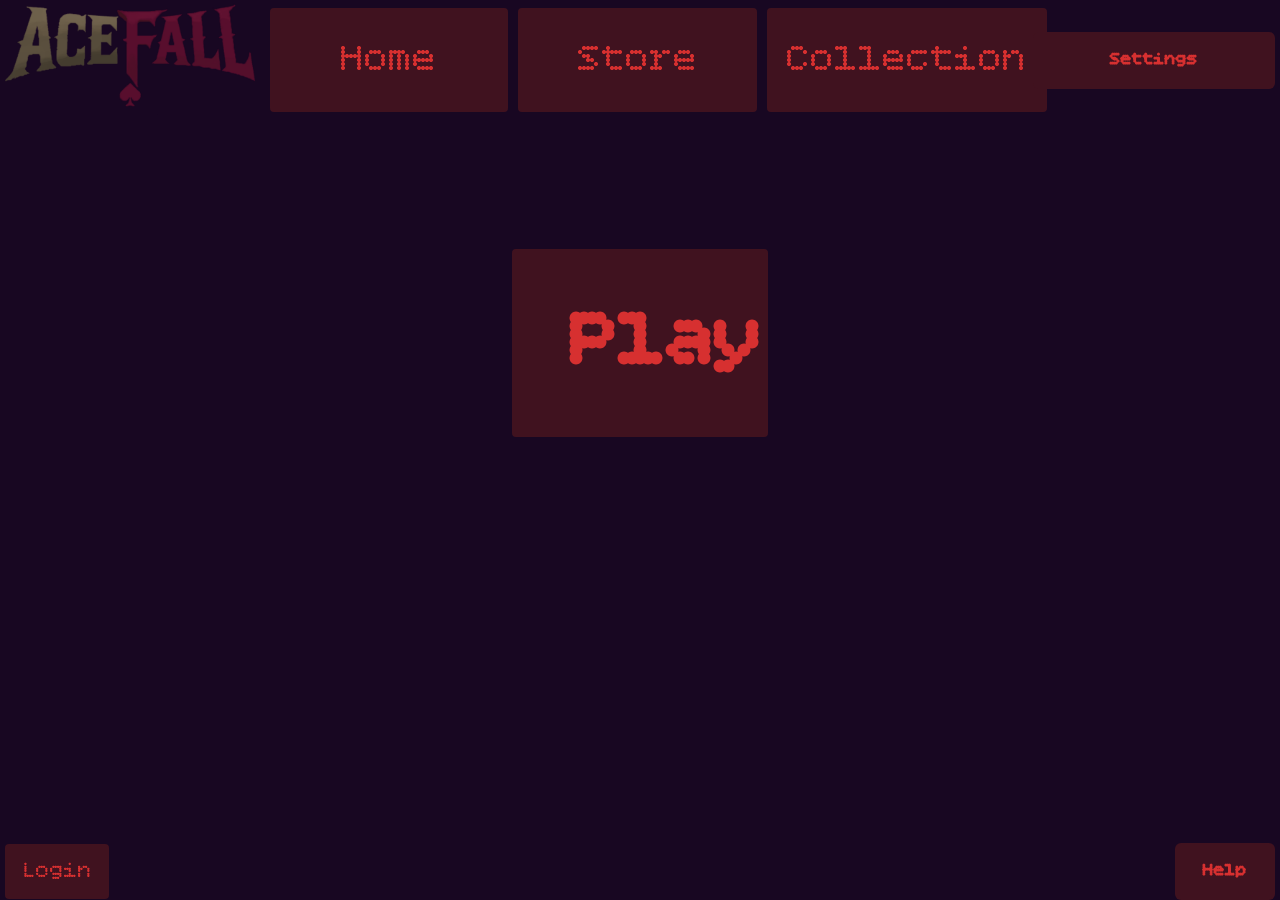
<file: index.html>
<!DOCTYPE html>
<html lang="en">
<head>
  <meta charset="UTF-8">
  <meta name="viewport" content="width=device-width, initial-scale=1.0">
  <title>Acefall - Home</title>
  <link rel="stylesheet" href="homestyle.css">
  <link rel="stylesheet" href="mobile.css">
  <script src="main.js" defer></script>
</head>
<body>

  <ul class="navbar" id="navbar">
    <li><img src="images/logo.png" alt="logo" class="logo"></li>
    <li><a href="index.html">Home</a></li>
    <li><a href="store.html">Store</a></li>
    <li><a href="collection.html">Collection</a></li>
    <li class="popbtn" onclick="openpopup()">Settings</li>
  </ul>
  <h1><a href="ai Items/game.html">Play</a></h1>
  <footer>
    <ul class="footer">
      <li><a href="login.html">Login</a></li>
      <li>
        
      </li>
      <li class="popbtn" onclick="openpopup2()">Help</li>
    </ul>
    <div class="popup" id="settingspopup">
      <h2>Settings</h2>
      <div style="margin: 20px 0;">
        <p>This is the settings section. You can customize your experience here.</p>
      </div>
      <audio id="thememusic" controls="">
          <source src="acefall_theme_song.mp3" type="audio/mpeg">
          Your browser does not support the audio element.
      </audio>
      <button type="button" class="popbtn" onclick="closepopup()">Done</button>
    </div>
    <div class="popup2" id="helppopup">
      <h2>Help</h2>
      <div style="margin: 20px 0;">
        <p>This is the help section. helpful information on website and game is here.</p>

      </div>
      <button type="button" class="popbtn" onclick="closepopup2()">Done</button>
    </div>
  </footer>
</body>

</html>
</file>
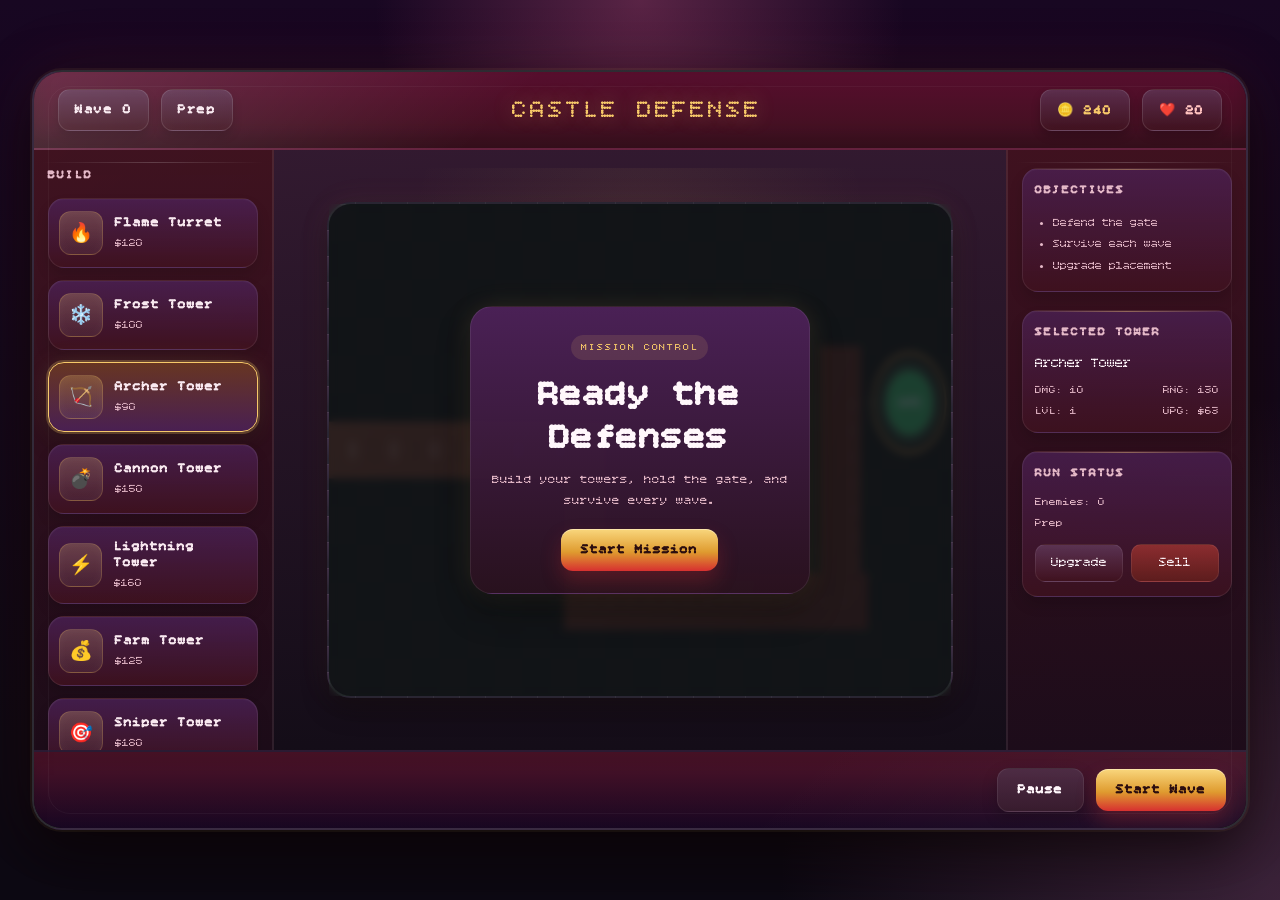
<file: game.html>
<!DOCTYPE html>
<html lang="en">
<head>
  <meta charset="UTF-8" />
  <meta name="viewport" content="width=device-width, initial-scale=1.0" />
  <title>Bazinga</title>
  <link rel="stylesheet" href="gamestyle.css" />
</head>
<body>
  <div class="game-shell">
    <header class="top-bar">
      <div class="left-hud">
        <span id="waveText" class="hud-pill">Wave 0</span>
        <span id="stageText" class="hud-pill">Prep</span>
      </div>

      <div class="title">Castle Defense</div>

      <div class="right-hud">
        <span id="moneyText" class="resource gold">🪙 240</span>
        <span id="livesText" class="resource health">❤️ 20</span>
      </div>
    </header>

    <main class="game-layout">
      <aside class="panel shop">
        <h3>Build</h3>

        <button class="tower-card" data-type="flame">
          <span class="icon">🔥</span>
          <div>
            <strong>Flame Turret</strong>
            <small>$120</small>
          </div>
        </button>

        <button class="tower-card" data-type="frost">
          <span class="icon">❄️</span>
          <div>
            <strong>Frost Tower</strong>
            <small>$100</small>
          </div>
        </button>

        <button class="tower-card selected" data-type="archer">
          <span class="icon">🏹</span>
          <div>
            <strong>Archer Tower</strong>
            <small>$90</small>
          </div>
        </button>

        <button class="tower-card" data-type="cannon">
          <span class="icon">💣</span>
          <div>
            <strong>Cannon Tower</strong>
            <small>$150</small>
          </div>
        </button>

        <button class="tower-card" data-type="lightning">
          <span class="icon">⚡</span>
          <div>
            <strong>Lightning Tower</strong>
            <small>$160</small>
          </div>
        </button>

        <button class="tower-card" data-type="farm">
          <span class="icon">💰</span>
          <div>
            <strong>Farm Tower</strong>
            <small>$125</small>
          </div>
        </button>

        <button class="tower-card" data-type="sniper">
          <span class="icon">🎯</span>
          <div>
            <strong>Sniper Tower</strong>
            <small>$180</small>
          </div>
        </button>

        <button class="tower-card" data-type="boomerang">
          <span class="icon">🪃</span>
          <div>
            <strong>Boomerang Tower</strong>
            <small>$130</small>
          </div>
        </button>

        <div class="poker-panel">
          <div class="poker-header">
            <h3>Tower Hand</h3>
            <button id="drawHandBtn" class="small-btn">Draw Towers</button>
          </div>

          <div id="pokerHand" class="poker-hand" aria-live="polite">
            <div class="poker-card empty">?</div>
            <div class="poker-card empty">?</div>
            <div class="poker-card empty">?</div>
            <div class="poker-card empty">?</div>
            <div class="poker-card empty">?</div>
          </div>

          <div id="pokerSummary" class="poker-summary">No towers drawn</div>
        </div>
      </aside>

      <section class="battlefield">
        <div class="map-grid" id="battlefieldMap">
          <canvas id="gameCanvas" width="900" height="520"></canvas>

          <div id="overlay" class="overlay visible">
            <div class="overlay-card">
              <span class="overlay-badge">Mission Control</span>
              <h2 id="overlayTitle">Ready the Defenses</h2>
              <p id="overlayText">Build your towers, hold the gate, and survive every wave.</p>
              <button id="overlayBtn" class="btn primary">Start Mission</button>
            </div>
          </div>
        </div>
      </section>

      <aside class="panel info">
        <div class="info-box">
          <h4>Objectives</h4>
          <ul>
            <li>Defend the gate</li>
            <li>Survive each wave</li>
            <li>Upgrade placement</li>
          </ul>
        </div>

        <div class="info-box">
          <h4>Selected Tower</h4>
          <p id="selectedTowerName">Archer Tower</p>
          <div class="stats">
            <span id="selectedTowerDamage">DMG: 10</span>
            <span id="selectedTowerRange">RNG: 130</span>
          </div>
          <div class="stats">
            <span id="selectedTowerLevel">LVL: 1</span>
            <span id="selectedTowerNext">UPG: $63</span>
          </div>
        </div>

        <div class="info-box">
          <h4>Run Status</h4>
          <div class="stats two-line">
            <span id="enemyCountText">Enemies: 0</span>
            <span id="waveStatusText">Prep</span>
          </div>
          <div class="upgrade-actions">
            <button id="upgradeTowerBtn" class="small-btn">Upgrade</button>
            <button id="sellTowerBtn" class="small-btn danger">Sell</button>
          </div>
        </div>
      </aside>
    </main>

    <footer class="bottom-bar">
      <button id="pauseBtn" class="btn secondary">Pause</button>
      <button id="startWaveBtn" class="btn primary">Start Wave</button>
    </footer>
  </div>

  <script src="game.js"></script>
</body>
</html>
</file>
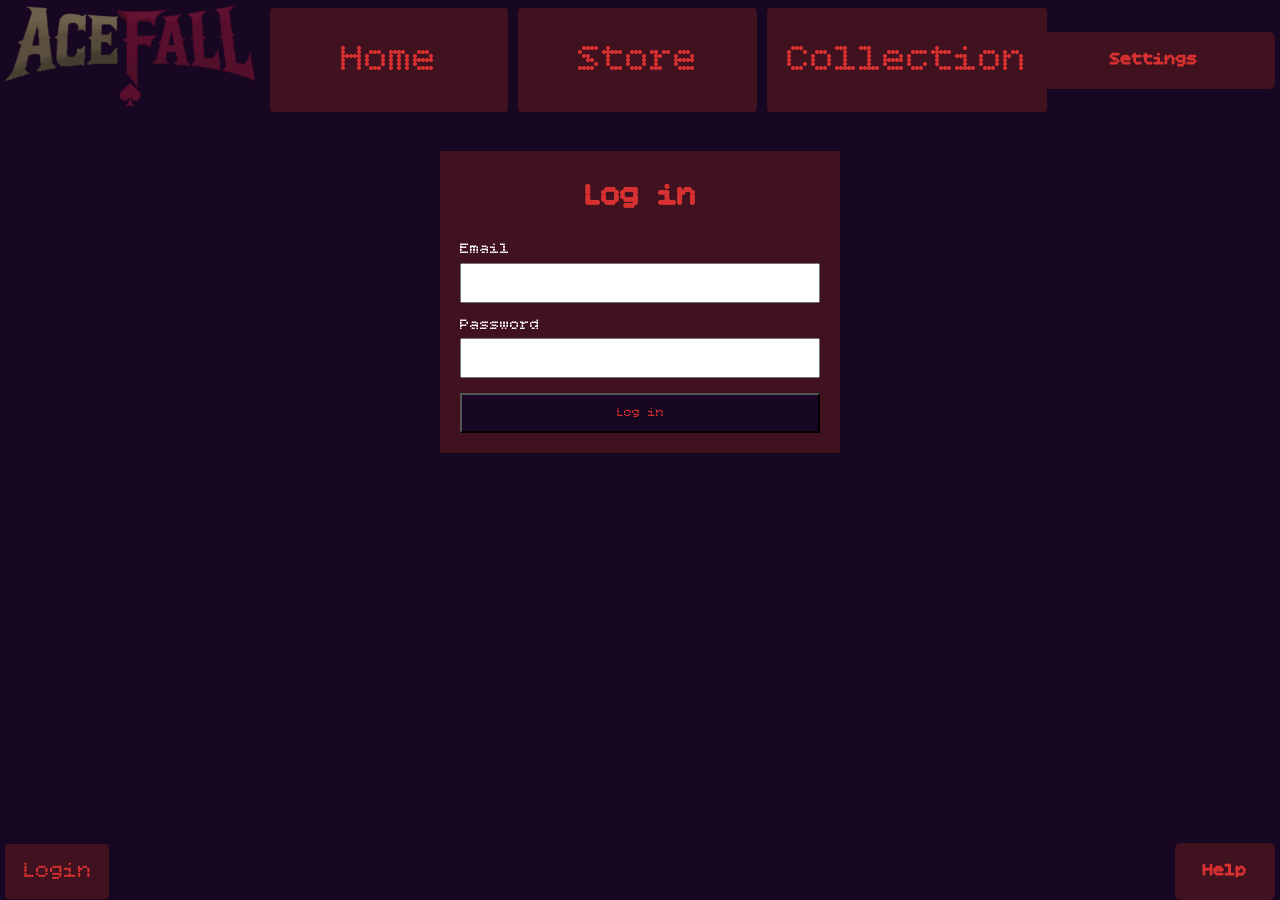
<file: login.html>
<!DOCTYPE html>
<html lang="en">
<head>
  <meta charset="UTF-8">
  <meta name="viewport" content="width=device-width, initial-scale=1.0">
  <title>Acefall - Login</title>
  <link rel="stylesheet" href="loginstyle.css">
  <link rel="stylesheet" href="mobile.css">
  <script src="main.js" defer></script>
</head>
<body>

  <ul class="navbar" id="navbar">
    <li><img src="images/logo.png" alt="logo" class="logo"></li>
    <li><a href="index.html">Home</a></li>
    <li><a href="store.html">Store</a></li>
    <li><a href="collection.html">Collection</a></li>
    <li class="popbtn" onclick="openpopup()">Settings</li>
  </ul>

  <main>
    <h1>Log in</h1>
    <form>
      <div>
        <label for="email">Email</label>
        <input type="email" id="email" name="email" required>
      </div>
      <div>
        <label for="password">Password</label>
        <input type="password" id="password" name="password" required>
      </div>
      <button type="submit">Log in</button>
    </form>
  </main>

  <footer>
    <ul class="footer">
      <li><a href="login.html">Login</a></li>
      <li class="popbtn" onclick="openpopup2()">Help</li>
    </ul>
    <div class="popup" id="settingspopup">
      <h2>Settings</h2>
      <div style="margin: 20px 0;">
        <p>This is the settings section. You can customize your experience here.</p>
      </div>
      <audio id="thememusic" controls="">
        <source src="acefall_theme_song.mp3" type="audio/mpeg">
      </audio>
      <button type="button" class="popbtn" onclick="closepopup()">Done</button>
    </div>
    <div class="popup2" id="helppopup">
      <h2>Help</h2>
      <div style="margin: 20px 0;">
        <p>This is the help section. helpful information on website and game is here.</p>
      </div>
      <button type="button" class="popbtn" onclick="closepopup2()">Done</button>
    </div>
  </footer>
</body>
</html>
</file>
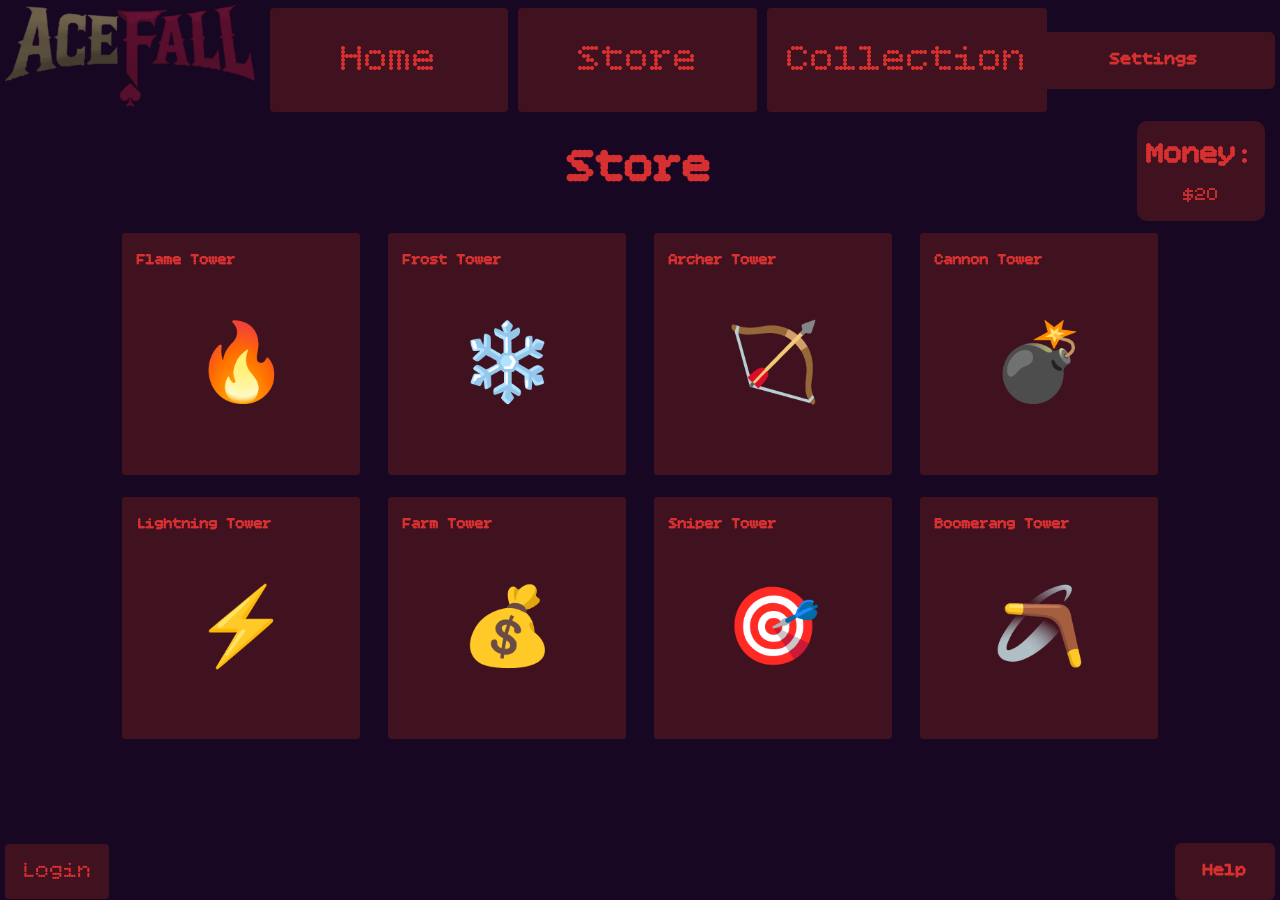
<file: store.html>
<!DOCTYPE html>
<html lang="en">
<head>
  <meta charset="UTF-8">
  <meta name="viewport" content="width=device-width, initial-scale=1.0">
  <title>Acefall - Store</title>
  <link rel="stylesheet" href="collectionstyle.css">
  <link rel="stylesheet" href="storestyle.css">
  <link rel="stylesheet" href="mobile.css">
  <script src="main.js" defer></script>
</head>
<body>

  <ul class="navbar" id="navbar">
    <li><img src="images/logo.png" alt="logo" class="logo"></li>
    <li><a href="index.html">Home</a></li>
    <li><a href="store.html">Store</a></li>
    <li><a href="collection.html">Collection</a></li>
    <li class="popbtn" onclick="openpopup()">Settings</li>
  </ul>
  <div class="money">
    <h2>Money:</h2>
    <p id="amount">$0</p>
  </div>
  <main class="collection">
    <h1>Store</h1>
    <section class="cardgrid">
      <article class="card">Flame Tower <span class="tower-art">🔥</span></article>
      <article class="card">Frost Tower <span class="tower-art">❄️</span></article>
      <article class="card">Archer Tower <span class="tower-art">🏹</span></article>
      <article class="card">Cannon Tower <span class="tower-art">💣</span></article>
      <article class="card">Lightning Tower <span class="tower-art" >⚡</span></article>
      <article class="card">Farm Tower <span class="tower-art">💰</span></article>
      <article class="card">Sniper Tower <span class="tower-art">🎯</span></article>
      <article class="card">Boomerang Tower <span class="tower-art">🪃</span></article>
    </section>
  </main>

  <footer>
    <ul class="footer">
      <li><a href="login.html">Login</a></li>
      <li class="popbtn" onclick="openpopup2()">Help</li>
    </ul>
    <div class="popup" id="settingspopup">
      <h2>Settings</h2>
      <div style="margin: 20px 0;">
        <p>This is the settings section. You can customize your experience here.</p>
      </div>
      <audio id="thememusic" controls="">
        <source src="acefall_theme_song.mp3" type="audio/mpeg">
      </audio>
      <button type="button" class="popbtn" onclick="closepopup()">Done</button>
    </div>
    <div class="popup2" id="helppopup">
      <h2>Help</h2>
      <div style="margin: 20px 0;">
        <p>This is the help section. helpful information on website and game is here.</p>
      </div>
      <button type="button" class="popbtn" onclick="closepopup2()">Done</button>
    </div>
  </footer>
</body>
</html>
</file>
<file: homestyle.css>
@font-face {
  font-family: BitcountGrid;
  src: url('fonts/Bitcount/BitcountGridSingle-VariableFont_CRSV,ELSH,ELXP,slnt,wght.ttf') format('truetype');
}

* {
  margin: 0;
  padding: 0;
  box-sizing: border-box;
  font-family: BitcountGrid;
}

:root {
  --col1: #180722;
  --col2: #580E2D;
  --col3: #4D2259;
  --col4: #40121F;
  --col5: #4E2D45;
  --col6: #d73030;
}


body {
  background-color: var(--col1);
  line-height: 1.6;
}

.navbar {
  display: flex;
  justify-content: space-between;
  align-items: center;
  font-family: BitcountGrid;
}

.logo {
  width: 250px;
  height: auto;
  margin-right: 5px;
}
.navbar li {
    margin: 3px 5px;
    display: grid;
    width: 20%;
    text-align: center;
}
li a {
    background-color: var(--col4);
    color: var(--col6);
    padding: 20px;
    text-decoration: none;
    font-size: 40px;
    transition: 0.3s ease;
    border-radius: 4px;
    
    
}

li a:hover{
    background-color: var(--col6);
    border-radius: 4px;
    color: var(--col1);
}

.popbtn {
  margin-left: 10px;

  background: var(--col4);
  border: 0;
  outline: none;
  cursor: pointer;
  font-size: 35px;

  border-radius: 10px;
  transition: transform 0.2s;
}
.popbtn {
  display: inline-block;
  padding: 14px 28px;
  background: var(--col4);
  color: var(--col6);
  text-decoration: none;
  border-radius: 6px;
  font-size: 18px;
  font-weight: bold;
  transition: 0.3s ease;
}

.popbtn:hover {
  background: var(--col6);
  color: var(--col1);
}


.popbtn:active {
  transform: scale(0.95);
}

h1 a {
    display: grid;
    place-items: center;
    margin-left: 40%;
    margin-top: 10%;
    margin-right: 40%;
    background-color: var(--col4);
    color: var(--col6);
    text-align: center;
    padding: 30px 60px;
    text-decoration: none;
    font-size:80px;
    transition: 0.3s ease;
    border-radius: 4px;
    
}

h1 a:hover{
    background-color: var(--col6);
    border-radius: 4px;
    color: var(--col1);
}

footer {
  position: fixed;
  z-index: 2;
  bottom: 0;
  left: 0;
  width: 100%;
  padding: 0 5px;
  background: transparent;
}

.footer {
  display: flex;
  justify-content: space-between;
  align-items: center;
  list-style: none;
  width: 100%;
}

.footer li a,
.popbtn2 {
  display: block;
  min-width: 104px;
  padding: 15px 14px;
  background-color: var(--col4);
  color: var(--col6);
  text-align: center;
  text-decoration: none;
  font-size: 23px;
  line-height: 1.1;
  cursor: pointer;
  transition: 0.3s ease;
}

.footer li a:hover,
.popbtn2:hover {
  background-color: var(--col6);
  color: var(--col1);
}

audio {
  width: 300px;
  box-shadow: var(--col2) 0px 0px 10px;
  border-radius: 30px;
  background-color: var(--col4);
}


audio::-webkit-media-controls-panel {
  background-color: var(--col4);
  color: var(--col6);
}

audio::-webkit-media-controls-current-time-display,
audio::-webkit-media-controls-time-remaining-display {
  color: var(--col6);
  font-weight: bold;
}



.popup {
  width: 40%;
  height: 50%;
  background: #fff;
  border-radius: 6px;
  position: fixed;
  
  top: 0;
  left: 50%;
  transform: translate(-50%, -50%) scale(0.1);
  text-align: center;
  padding: 0 30px 5px;
  color: #333;
  visibility: hidden;
  transition: all 0.4s ease-in-out;
}

.open-popup {
  visibility: visible;
  top: 50%;
  transform: translate(-50%, -50%) scale(1);
}

.popup img {
  width: 100px;
  margin-top: -50px;
  border-radius: 50%;
  box-shadow: 0 2px 5px rgba(0,0,0,0.2);
}

.popup h2 {
  font-size: 38px;
  font-weight: 500;
  margin: 30px 0 10px;
}

.popup {
  width: 30%;
  margin-top: 1%;
  padding: 10px 0;
  background-color: var(--col2);
  color: #fff;
  border: 0;
  outline: none;
  font-size: 18px;
  border-radius: 4px;
  box-shadow: 0 5px 5px rgba(0,0,0,0.2);
}
.open-button {
  background-color: #555;
  color: white;
  padding: 16px 20px;
  border: none;
  cursor: pointer;
  opacity: 0.8;
  position: fixed;
  bottom: 23px;
  right: 28px;
  width: 280px;
}
.popup2 {
  width: 40%;
  height: 50%;
  background: #fff;
  border-radius: 6px;
  position: fixed;
  
  top: 0;
  left: 50%;
  transform: translate(-50%, -50%) scale(0.1);
  text-align: center;
  padding: 0 30px 5px;
  color: #333;
  visibility: hidden;
  transition: all 0.4s ease-in-out;
}

.open-popup2 {
  visibility: visible;
  top: 50%;
  transform: translate(-50%, -50%) scale(1);
}

.popup2 img {
  width: 50%;
  margin-top: -50px;
  border-radius: 50%;
  box-shadow: 0 2px 5px rgba(0,0,0,0.2);
}

.popup2 h2 {
  font-size: 38px;
  font-weight: 500;
  margin: 30px 0 10px;
}

.popup2 {
  width: 30%;
  margin-top: 1%;
  padding: 10px 0;
  background-color: var(--col2);
  color: #fff;
  border: 0;
  outline: none;
  font-size: 18px;
  border-radius: 20px;
  box-shadow: 0 5px 5px rgba(0,0,0,0.2);
}
.open-button {
  background-color: #555;
  color: white;
  padding: 16px 20px;
  border: none;
  cursor: pointer;
  opacity: 0.8;
  position: fixed;
  bottom: 23px;
  right: 28px;
  width: 280px;
}


.form-popup2 {
  display: none;
  position: fixed;
  bottom: 0;
  right: 15px;
  border: 3px solid #f1f1f1;
  z-index: 9;
}
</file>
<file: mobile.css>
@media (max-width: 900px) {
  .navbar {
    display: grid;
    grid-template-columns: repeat(2, minmax(0, 1fr));
    gap: 8px;
    padding: 8px;
    list-style: none;
  }

  .navbar li {
    display: block;
    width: auto;
    min-width: 0;
    margin: 0;
    text-align: center;
  }

  .navbar li:first-child {
    grid-column: 1 / -1;
  }

  .logo {
    display: block;
    width: min(72vw, 250px);
    height: auto;
    margin: 0 auto;
  }

  .navbar li a,
  .navbar .popbtn {
    display: block;
    width: 100%;
    min-height: 44px;
    padding: 10px 6px;
    font-size: clamp(16px, 4.5vw, 22px);
    line-height: 1.2;
  }

  h1 a {
    width: min(80vw, 420px);
    margin: clamp(40px, 12vh, 100px) auto 32px;
    padding: 18px 24px;
    font-size: clamp(40px, 12vw, 64px);
  }

  .collection {
    padding-bottom: 8px;
  }

  .collection h1 {
    margin: 12px 0 18px;
    font-size: clamp(32px, 8vw, 44px);
  }

  .cardgrid {
    grid-template-columns: repeat(2, minmax(0, 1fr));
    justify-content: stretch;
    gap: 12px;
    padding: 0 12px;
  }

  .card {
    max-height: none;
    min-width: 0;
    padding: 10px;
    overflow-wrap: anywhere;
  }

  .card img {
    display: block;
    width: 100%;
    height: clamp(120px, 42vw, 220px) !important;
    margin-top: 6px;
    object-fit: cover;
  }

  .tower-art {
    height: clamp(100px, 32vw, 150px);
    font-size: clamp(48px, 16vw, 72px);
  }

  .money {
    position: static;
    display: flex;
    align-items: center;
    justify-content: center;
    gap: 8px;
    width: auto;
    margin: 8px 12px;
    padding: 8px;
    font-size: 16px;
  }

  .money h2 {
    font-size: 1em;
  }

  footer {
    position: static;
    padding: 12px 8px;
    margin-top: 8px;
  }

  .footer {
    justify-content: space-between;
    gap: 8px;
  }

  .footer li a,
  .footer .popbtn {
    display: block;
    min-width: 0;
    min-height: 44px;
    margin: 0;
    padding: 12px;
    font-size: 17px;
    line-height: 1.2;
    text-align: center;
  }

  .popup,
  .popup2 {
    z-index: 10;
    top: 50%;
    left: 50%;
    width: min(92vw, 440px);
    height: auto;
    max-height: 85vh;
    max-height: 85dvh;
    margin: 0;
    padding: 18px;
    overflow-y: auto;
    transform: translate(-50%, -50%) scale(0.1);
  }

  .open-popup,
  .open-popup2 {
    top: 50%;
    transform: translate(-50%, -50%) scale(1);
  }

  .popup h2,
  .popup2 h2 {
    margin: 4px 0 12px;
    font-size: 30px;
  }

  .popup audio {
    width: 100%;
  }

  .popup .popbtn,
  .popup2 .popbtn {
    min-height: 44px;
    margin: 12px 0 0;
  }
}
</file>
<file: gamestyle.css>
@font-face {
  font-family: BitcountGrid;
  src: url('fonts/Bitcount/BitcountGridSingle-VariableFont_CRSV,ELSH,ELXP,slnt,wght.ttf') format('truetype');
}

:root {
  --col1: #180722;
  --col2: #580E2D;
  --col3: #4D2259;
  --col4: #40121F;
  --col5: #4E2D45;
  --col6: #d73030;
  --panel: rgba(64, 18, 31, 0.9);
  --panel-alt: rgba(77, 34, 89, 0.85);
  --panel-soft: rgba(94, 54, 86, 0.6);
  --bg-glow: rgba(215, 48, 48, 0.3);
  --text: #f8e8ef;
  --muted: #e5b9c8;
  --gold: #f7c969;
  --green: #7fe0a2;
  --green-deep: #3fbf73;
  --white: #fff7fb;
  --shadow: rgba(0, 0, 0, 0.45);
}

* {
  box-sizing: border-box;
  margin: 0;
  padding: 0;
  font-family: BitcountGrid, sans-serif;
}

body {
  min-height: 100vh;
  display: grid;
  place-items: center;
  background:
    radial-gradient(circle at top, rgba(196, 83, 127, 0.38), transparent 24%),
    radial-gradient(circle at bottom right, rgba(94, 54, 86, 0.58), transparent 32%),
    linear-gradient(180deg, var(--col1), #0d0913 82%);
  color: var(--text);
}

.game-shell {
  width: min(1220px, 95vw);
  height: 760px;
  border: 2px solid rgba(255, 255, 255, 0.14);
  border-radius: 30px;
  overflow: hidden;
  background: linear-gradient(180deg, rgba(24, 7, 34, 0.98), rgba(10, 8, 15, 0.96));
  box-shadow:
    0 0 0 2px rgba(247, 201, 105, 0.06),
    0 24px 60px rgba(0, 0, 0, 0.7),
    0 0 70px rgba(215, 48, 48, 0.12);
  position: relative;
}

.game-shell::before {
  content: "";
  position: absolute;
  inset: 0;
  background: linear-gradient(135deg, rgba(255,255,255,0.14), transparent 26%, transparent 74%, rgba(255,255,255,0.04));
  pointer-events: none;
}

.game-shell::after {
  content: "";
  position: absolute;
  inset: 14px;
  border: 1px solid rgba(255,255,255,0.04);
  border-radius: 22px;
  pointer-events: none;
}

.top-bar {
  height: 78px;
  display: flex;
  align-items: center;
  justify-content: space-between;
  padding: 0 24px;
  background: linear-gradient(180deg, rgba(88, 14, 45, 0.99), rgba(64, 18, 31, 0.94));
  border-bottom: 2px solid rgba(255, 255, 255, 0.08);
  box-shadow: inset 0 -12px 18px rgba(0, 0, 0, 0.18);
}

.left-hud,
.right-hud {
  display: flex;
  align-items: center;
  gap: 12px;
}

.hud-pill,
.resource {
  display: inline-flex;
  align-items: center;
  justify-content: center;
  min-height: 42px;
  padding: 8px 16px;
  border-radius: 12px;
  border: 1px solid rgba(255, 255, 255, 0.12);
  background: linear-gradient(180deg, rgba(94, 54, 86, 0.78), rgba(64, 18, 31, 0.9));
  box-shadow: inset 0 0 14px rgba(255,255,255,0.02), 0 5px 10px rgba(0,0,0,0.2);
  font-size: 0.82rem;
  letter-spacing: 1.5px;
  font-weight: 700;
}

.title {
  font-size: clamp(1.3rem, 2vw, 2.2rem);
  letter-spacing: 2.8px;
  color: var(--gold);
  text-transform: uppercase;
  text-shadow: 0 0 20px rgba(247, 201, 105, 0.4);
}

.resource.gold {
  color: var(--gold);
}

.resource.health {
  color: #ffc2bf;
}

.game-layout {
  display: grid;
  grid-template-columns: 240px 1fr 240px;
  height: calc(100% - 78px - 78px);
}

.panel {
  background: linear-gradient(180deg, rgba(64, 18, 31, 0.97), rgba(30, 12, 26, 0.92));
  padding: 18px 14px;
  position: relative;
}

.panel::before {
  content: "";
  position: absolute;
  inset: 12px 8px auto 8px;
  height: 1px;
  background: linear-gradient(90deg, transparent, rgba(255,255,255,0.18), transparent);
}

.shop {
  border-right: 2px solid rgba(255, 255, 255, 0.08);
  overflow-y: auto;
}

.info {
  border-left: 2px solid rgba(255, 255, 255, 0.08);
}

.shop h3,
.info-box h4 {
  margin-bottom: 16px;
  font-size: 0.76rem;
  letter-spacing: 2px;
  color: var(--muted);
  text-transform: uppercase;
}

.tower-card {
  width: 100%;
  display: flex;
  align-items: center;
  gap: 12px;
  padding: 12px 10px;
  margin-bottom: 12px;
  border: 1px solid rgba(255, 255, 255, 0.08);
  border-radius: 16px;
  background: linear-gradient(180deg, rgba(77, 34, 89, 0.78), rgba(64, 18, 31, 0.86));
  color: var(--text);
  text-align: left;
  cursor: pointer;
  transition: transform 0.18s ease, border-color 0.18s ease, box-shadow 0.18s ease, background 0.18s ease;
  box-shadow: inset 0 1px 0 rgba(255,255,255,0.03), 0 8px 14px rgba(0,0,0,0.12);
  position: relative;
  overflow: hidden;
}

.tower-card::before {
  content: "";
  position: absolute;
  inset: 0;
  background: linear-gradient(120deg, transparent 0%, rgba(255,255,255,0.06) 48%, transparent 100%);
  transform: translateX(-100%);
  transition: transform 0.32s ease;
}

.tower-card:hover {
  transform: translateY(-2px);
  border-color: rgba(247, 201, 105, 0.9);
  box-shadow: 0 10px 20px rgba(0,0,0,0.22), 0 0 18px rgba(247, 201, 105, 0.12);
}

.tower-card:hover::before,
.tower-card.selected::before {
  transform: translateX(100%);
}

.tower-card.selected {
  border-color: var(--gold);
  background: linear-gradient(180deg, rgba(118, 64, 36, 0.78), rgba(77, 34, 89, 0.88));
  box-shadow: 0 0 0 2px rgba(247, 201, 105, 0.24), 0 12px 22px rgba(0,0,0,0.28), 0 0 24px rgba(247, 201, 105, 0.14);
}

.icon {
  width: 44px;
  height: 44px;
  display: grid;
  place-items: center;
  border-radius: 12px;
  background: linear-gradient(180deg, rgba(247, 201, 105, 0.22), rgba(255,255,255,0.05));
  border: 1px solid rgba(247, 201, 105, 0.22);
  font-size: 1.2rem;
  box-shadow: inset 0 0 12px rgba(255,255,255,0.04);
}

.poker-panel {
  margin-top: 16px;
  padding: 12px 10px 10px;
  border-radius: 16px;
  background: linear-gradient(180deg, rgba(94, 54, 86, 0.92), rgba(64, 18, 31, 0.9));
  border: 1px solid rgba(255,255,255,0.08);
  box-shadow: inset 0 1px 0 rgba(255,255,255,0.03);
}

.poker-header {
  display: flex;
  align-items: center;
  justify-content: space-between;
  gap: 8px;
  margin-bottom: 10px;
}

.poker-header h3 {
  margin: 0;
  font-size: 0.76rem;
  letter-spacing: 2px;
  color: var(--muted);
  text-transform: uppercase;
}

.poker-hand {
  display: grid;
  grid-template-columns: repeat(5, minmax(0, 1fr));
  gap: 6px;
  margin-bottom: 8px;
}

.poker-card {
  height: 62px;
  border-radius: 10px;
  display: flex;
  align-items: center;
  justify-content: center;
  font-size: 0.88rem;
  font-weight: 700;
  border: 1px solid rgba(255,255,255,0.08);
  background: linear-gradient(180deg, rgba(255,255,255,0.06), rgba(20, 8, 22, 0.8));
  color: var(--white);
  box-shadow: inset 0 1px 0 rgba(255,255,255,0.06);
}

.poker-card.red {
  color: #ff8a94;
}

.poker-card.black {
  color: #f3ecff;
}

.poker-card.empty {
  color: rgba(255,255,255,0.38);
  background: linear-gradient(180deg, rgba(255,255,255,0.03), rgba(22, 12, 18, 0.84));
}

.poker-summary {
  min-height: 36px;
  display: flex;
  align-items: center;
  justify-content: center;
  text-align: center;
  font-size: 0.7rem;
  letter-spacing: 0.8px;
  color: var(--gold);
  line-height: 1.4;
}

.overlay {
  position: absolute;
  inset: 0;
  display: flex;
  align-items: center;
  justify-content: center;
  background: rgba(13, 9, 19, 0.7);
  backdrop-filter: blur(4px);
  z-index: 10;
  opacity: 0;
  visibility: hidden;
  transition: opacity 0.22s ease, visibility 0.22s ease;
}

.overlay.visible {
  opacity: 1;
  visibility: visible;
}

.overlay-card {
  width: min(340px, calc(100% - 36px));
  padding: 28px 20px 22px;
  border-radius: 22px;
  text-align: center;
  background: linear-gradient(180deg, rgba(77, 34, 89, 0.96), rgba(42, 18, 31, 0.96));
  border: 1px solid rgba(255,255,255,0.08);
  box-shadow: 0 18px 34px rgba(0,0,0,0.3), 0 0 26px rgba(247, 201, 105, 0.12);
}

.overlay-badge {
  display: inline-block;
  padding: 6px 10px;
  border-radius: 999px;
  background: rgba(247, 201, 105, 0.12);
  color: var(--gold);
  font-size: 0.66rem;
  letter-spacing: 1.8px;
  text-transform: uppercase;
  margin-bottom: 14px;
}

.overlay-card h2 {
  margin-bottom: 10px;
  color: var(--white);
  font-size: clamp(1.5rem, 3vw, 2.2rem);
  letter-spacing: 1.5px;
}

.overlay-card p {
  margin-bottom: 18px;
  color: var(--muted);
  line-height: 1.6;
  font-size: 0.8rem;
}

.small-btn {
  flex: 1;
  border: 1px solid rgba(255,255,255,0.08);
  border-radius: 10px;
  background: linear-gradient(180deg, rgba(94, 54, 86, 0.9), rgba(64, 18, 31, 0.92));
  color: var(--white);
  padding: 10px 12px;
  cursor: pointer;
  transition: transform 0.15s ease, border-color 0.15s ease;
}

.small-btn:hover {
  transform: translateY(-1px);
  border-color: rgba(247, 201, 105, 0.7);
}

.small-btn.danger {
  background: linear-gradient(180deg, rgba(148, 48, 48, 0.9), rgba(95, 29, 29, 0.95));
}

.upgrade-actions {
  display: flex;
  gap: 8px;
  margin-top: 14px;
}

.two-line {
  flex-direction: column;
  align-items: flex-start;
  gap: 6px;
}

.tower-card strong {
  display: block;
  margin-bottom: 4px;
  font-size: 0.82rem;
  letter-spacing: 1px;
}

.tower-card small {
  color: var(--muted);
  font-size: 0.72rem;
}

.battlefield {
  position: relative;
  background: linear-gradient(180deg, rgba(51, 26, 48, 0.96), rgba(20, 13, 24, 0.98));
  display: flex;
  align-items: center;
  justify-content: center;
  padding: 18px;
}

.battlefield::before {
  content: "";
  position: absolute;
  inset: 18px;
  border-radius: 22px;
  background: radial-gradient(circle at 50% 12%, rgba(247,201,105,0.08), transparent 38%);
  pointer-events: none;
}

.map-grid {
  position: relative;
  width: 90%;
  height: 88%;
  border: 2px solid rgba(255,255,255,0.08);
  border-radius: 24px;
  background:
    linear-gradient(rgba(255,255,255,0.05) 1px, transparent 1px),
    linear-gradient(90deg, rgba(255,255,255,0.05) 1px, transparent 1px),
    linear-gradient(180deg, #2d1d35, #171220 80%);
  background-size: 26px 26px;
  overflow: hidden;
  box-shadow:
    inset 0 0 26px rgba(255,255,255,0.02),
    inset 0 0 40px rgba(77, 34, 89, 0.2),
    0 12px 25px rgba(0,0,0,0.35),
    0 0 30px rgba(246, 155, 98, 0.08);
}

.map-grid::before {
  content: "";
  position: absolute;
  inset: 0;
  background: radial-gradient(circle at 50% 20%, rgba(247,201,105,0.07), transparent 30%);
  pointer-events: none;
}

#gameCanvas {
  position: absolute;
  inset: 0;
  width: 100%;
  height: 100%;
  display: block;
  pointer-events: auto;
  z-index: 2;
  filter: drop-shadow(0 0 10px rgba(247, 201, 105, 0.08));
}

.enemy {
  position: absolute;
  width: 18px;
  height: 18px;
  border-radius: 50%;
  background: radial-gradient(circle at 35% 35%, #ffb9a8, #df4e5a 58%, #7c233f);
  box-shadow: 0 0 16px rgba(223, 78, 90, 0.95);
}

.enemy-1 { left: 70px; top: 270px; }
.enemy-2 { left: 450px; top: 270px; }
.enemy-3 { left: 720px; top: 190px; }

.info-box {
  margin-bottom: 18px;
  padding: 14px 12px;
  border: 1px solid rgba(255,255,255,0.08);
  border-radius: 16px;
  background: linear-gradient(180deg, rgba(77, 34, 89, 0.72), rgba(64, 18, 31, 0.78));
  box-shadow: inset 0 1px 0 rgba(255,255,255,0.03), 0 8px 14px rgba(0,0,0,0.14);
  position: relative;
  overflow: hidden;
}

.info-box::before {
  content: "";
  position: absolute;
  inset: 0 auto auto 0;
  width: 100%;
  height: 1px;
  background: linear-gradient(90deg, transparent, rgba(247,201,105,0.4), transparent);
}

.info-box ul {
  padding-left: 18px;
  color: var(--muted);
  line-height: 1.8;
  font-size: 0.74rem;
}

.info-box p {
  margin-bottom: 12px;
  font-size: 0.88rem;
  color: var(--white);
}

.stats {
  display: flex;
  justify-content: space-between;
  gap: 8px;
  color: var(--muted);
  font-size: 0.7rem;
}

.stats + .stats {
  margin-top: 8px;
}

.bottom-bar {
  height: 78px;
  display: flex;
  align-items: center;
  justify-content: flex-end;
  gap: 12px;
  padding: 0 20px;
  background: linear-gradient(180deg, rgba(87, 20, 44, 0.9), rgba(24, 7, 34, 0.95));
  border-top: 2px solid rgba(255,255,255,0.08);
  box-shadow: inset 0 10px 14px rgba(0,0,0,0.15);
}

.btn {
  border: none;
  border-radius: 12px;
  padding: 13px 20px;
  cursor: pointer;
  transition: transform 0.16s ease, filter 0.16s ease, box-shadow 0.16s ease;
  font-weight: 700;
  letter-spacing: 1px;
  position: relative;
  overflow: hidden;
}

.btn::before {
  content: "";
  position: absolute;
  inset: 0;
  background: linear-gradient(120deg, transparent 0%, rgba(255,255,255,0.2) 48%, transparent 100%);
  transform: translateX(-120%);
  transition: transform 0.35s ease;
}

.btn:hover {
  transform: translateY(-2px);
  filter: brightness(1.08);
}

.btn:hover::before {
  transform: translateX(120%);
}

.btn.secondary {
  background: linear-gradient(180deg, rgba(78, 45, 69, 0.95), rgba(56, 28, 46, 0.98));
  color: var(--white);
  border: 1px solid rgba(255,255,255,0.08);
  box-shadow: 0 6px 16px rgba(0,0,0,0.2);
}

.btn.primary {
  background: linear-gradient(180deg, #f9d77d, #df9b2f 55%, #d73030 100%);
  color: #2b0d0f;
  box-shadow: 0 10px 20px rgba(215, 48, 48, 0.25), inset 0 1px 0 rgba(255,255,255,0.35);
}

@media (max-width: 900px) {
  .game-shell {
    height: auto;
  }

  .game-layout {
    grid-template-columns: 1fr;
  }

  .shop,
  .info {
    border: none;
  }

  .battlefield {
    min-height: 420px;
  }
}
</file>
<file: loginstyle.css>
@font-face {
  font-family: BitcountGrid;
  src: url('fonts/Bitcount/BitcountGridSingle-VariableFont_CRSV,ELSH,ELXP,slnt,wght.ttf') format('truetype');
}

* {
  margin: 0;
  padding: 0;
  box-sizing: border-box;
  font-family: BitcountGrid;
}

:root {
  --col1: #180722;
  --col2: #580E2D;
  --col3: #4D2259;
  --col4: #40121F;
  --col5: #4E2D45;
  --col6: #d73030;
}


body {
  background-color: var(--col1);
  line-height: 1.6;
}

.navbar {
  display: flex;
  justify-content: space-between;
  align-items: center;
  font-family: BitcountGrid;
}

.logo {
  width: 250px;
  height: auto;
  margin-right: 5px;
}
.navbar li {
    margin: 3px 5px;
    display: grid;
    width: 20%;
    text-align: center;
}
li a {
    background-color: var(--col4);
    color: var(--col6);
    padding: 20px;
    text-decoration: none;
    font-size: 40px;
    transition: 0.3s ease;
    border-radius: 4px;
    
    
}

li a:hover{
    background-color: var(--col6);
    border-radius: 4px;
    color: var(--col1);
}

.popbtn {
  margin-left: 10px;

  background: var(--col4);
  border: 0;
  outline: none;
  cursor: pointer;
  font-size: 35px;

  border-radius: 10px;
  transition: transform 0.2s;
}
.popbtn {
  display: inline-block;
  padding: 14px 28px;
  background: var(--col4);
  color: var(--col6);
  text-decoration: none;
  border-radius: 6px;
  font-size: 18px;
  font-weight: bold;
  transition: 0.3s ease;
}

.popbtn:hover {
  background: var(--col6);
  color: var(--col1);
}


.popbtn:active {
  transform: scale(0.95);
}

h1 a {
    display: grid;
    place-items: center;
    margin-left: 40%;
    margin-top: 10%;
    margin-right: 40%;
    background-color: var(--col4);
    color: var(--col6);
    text-align: center;
    padding: 30px 60px;
    text-decoration: none;
    font-size:80px;
    transition: 0.3s ease;
    border-radius: 4px;
    
}

h1 a:hover{
    background-color: var(--col6);
    border-radius: 4px;
    color: var(--col1);
}

footer {
  position: fixed;
  z-index: 2;
  bottom: 0;
  left: 0;
  width: 100%;
  padding: 0 5px;
  background: transparent;
}

.footer {
  display: flex;
  justify-content: space-between;
  align-items: center;
  list-style: none;
  width: 100%;
}

.footer li a,
.popbtn2 {
  display: block;
  min-width: 104px;
  padding: 15px 14px;
  background-color: var(--col4);
  color: var(--col6);
  text-align: center;
  text-decoration: none;
  font-size: 23px;
  line-height: 1.1;
  cursor: pointer;
  transition: 0.3s ease;
}

.footer li a:hover,
.popbtn2:hover {
  background-color: var(--col6);
  color: var(--col1);
}

audio {
  width: 300px;
  box-shadow: var(--col2) 0px 0px 10px;
  border-radius: 30px;
  background-color: var(--col4);
}


audio::-webkit-media-controls-panel {
  background-color: var(--col4);
  color: var(--col6);
}

audio::-webkit-media-controls-current-time-display,
audio::-webkit-media-controls-time-remaining-display {
  color: var(--col6);
  font-weight: bold;
}



.popup {
  width: 40%;
  height: 50%;
  background: #fff;
  border-radius: 6px;
  position: fixed;
  
  top: 0;
  left: 50%;
  transform: translate(-50%, -50%) scale(0.1);
  text-align: center;
  padding: 0 30px 5px;
  color: #333;
  visibility: hidden;
  transition: all 0.4s ease-in-out;
}

.open-popup {
  visibility: visible;
  top: 50%;
  transform: translate(-50%, -50%) scale(1);
}

.popup img {
  width: 100px;
  margin-top: -50px;
  border-radius: 50%;
  box-shadow: 0 2px 5px rgba(0,0,0,0.2);
}

.popup h2 {
  font-size: 38px;
  font-weight: 500;
  margin: 30px 0 10px;
}

.popup {
  width: 30%;
  margin-top: 1%;
  padding: 10px 0;
  background-color: var(--col2);
  color: #fff;
  border: 0;
  outline: none;
  font-size: 18px;
  border-radius: 4px;
  box-shadow: 0 5px 5px rgba(0,0,0,0.2);
}
.open-button {
  background-color: #555;
  color: white;
  padding: 16px 20px;
  border: none;
  cursor: pointer;
  opacity: 0.8;
  position: fixed;
  bottom: 23px;
  right: 28px;
  width: 280px;
}
.popup2 {
  width: 40%;
  height: 50%;
  background: #fff;
  border-radius: 6px;
  position: fixed;
  
  top: 0;
  left: 50%;
  transform: translate(-50%, -50%) scale(0.1);
  text-align: center;
  padding: 0 30px 5px;
  color: #333;
  visibility: hidden;
  transition: all 0.4s ease-in-out;
}

.open-popup2 {
  visibility: visible;
  top: 50%;
  transform: translate(-50%, -50%) scale(1);
}

.popup2 img {
  width: 50%;
  margin-top: -50px;
  border-radius: 50%;
  box-shadow: 0 2px 5px rgba(0,0,0,0.2);
}

.popup2 h2 {
  font-size: 38px;
  font-weight: 500;
  margin: 30px 0 10px;
}

.popup2 {
  width: 30%;
  margin-top: 1%;
  padding: 10px 0;
  background-color: var(--col2);
  color: #fff;
  border: 0;
  outline: none;
  font-size: 18px;
  border-radius: 20px;
  box-shadow: 0 5px 5px rgba(0,0,0,0.2);
}
.open-button {
  background-color: #555;
  color: white;
  padding: 16px 20px;
  border: none;
  cursor: pointer;
  opacity: 0.8;
  position: fixed;
  bottom: 23px;
  right: 28px;
  width: 280px;
}


.form-popup2 {
  display: none;
  position: fixed;
  bottom: 0;
  right: 15px;
  border: 3px solid #f1f1f1;
  z-index: 9;
}

main {
  max-width: 400px;
  margin: 30px auto;
  padding: 20px;
  color: #fff;
  background-color: var(--col4);
}

main h1 {
  margin-bottom: 15px;
  color: var(--col6);
  text-align: center;
}

main label {
  display: block;
  margin-top: 10px;
}

main input,
main button {
  width: 100%;
  padding: 10px;
}

main button {
  margin-top: 15px;
  color: var(--col6);
  background-color: var(--col1);
}
</file>
<file: collectionstyle.css>
@font-face {
  font-family: BitcountGrid;
  src: url('fonts/Bitcount/BitcountGridSingle-VariableFont_CRSV,ELSH,ELXP,slnt,wght.ttf') format('truetype');
}

* {
  margin: 0;
  padding: 0;
  box-sizing: border-box;
  font-family: BitcountGrid;
}

:root {
  --col1: #180722;
  --col2: #580E2D;
  --col3: #4D2259;
  --col4: #40121F;
  --col5: #4E2D45;
  --col6: #d73030;
}


body {
  background-color: var(--col1);
  line-height: 1.6;
}

.navbar {
  display: flex;
  justify-content: space-between;
  align-items: center;
  font-family: BitcountGrid;
}

.logo {
  width: 250px;
  height: auto;
  margin-right: 20px;
}
.navbar li {
    margin: 0 10px;
}
li a {
    background-color: var(--col4);
    color: var(--col6);
    text-align: center;
    padding: 14px 20px;
    text-decoration: none;
    font-size: 40px;
    transition: 0.3s ease;
    border-radius: 4px;
    
}

li a:hover{
    background-color: var(--col6);
    border-radius: 4px;
    color: var(--col1);
}

.popbtn {
  padding: 10px 60px;
  background: #fff;
  border: 0;
  outline: none;
  cursor: pointer;
  font-size: 22px;
  font-weight: 500;
  border-radius: 10px;
  transition: transform 0.2s;
}
.popbtn {
  display: inline-block;
  padding: 14px 28px;
  background: var(--col4);
  color: var(--col6);
  text-decoration: none;
  border-radius: 6px;
  font-size: 18px;
  font-weight: bold;
  transition: 0.3s ease;
}

.popbtn:hover {
  background: var(--col6);
  color: var(--col1);
}


.popbtn:active {
  transform: scale(0.95);
}

h1 a {
    display: grid;
    place-items: center;
    margin-left: 40%;
    margin-top: 10%;
    margin-right: 40%;
    background-color: var(--col4);
    color: var(--col6);
    text-align: center;
    padding: 30px 60px;
    text-decoration: none;
    font-size:80px;
    transition: 0.3s ease;
    border-radius: 4px;
    
}

h1 a:hover{
    background-color: var(--col6);
    border-radius: 4px;
    color: var(--col1);
}



footer {
  position: fixed;
  z-index: 2;
  bottom: 0;
  left: 0;
  width: 100%;
  padding: 0 5px;
  background: transparent;
}

.footer {
  display: flex;
  justify-content: space-between;
  align-items: center;
  list-style: none;
  width: 100%;
}

.footer li a,
.popbtn2 {
  display: block;
  min-width: 104px;
  padding: 15px 14px;
  background-color: var(--col4);
  color: var(--col6);
  text-align: center;
  text-decoration: none;
  font-size: 23px;
  line-height: 1.1;
  cursor: pointer;
  transition: 0.3s ease;
}

.footer li a:hover,
.popbtn2:hover {
  background-color: var(--col6);
  color: var(--col1);
}

.popbtn2 {
  display: block;
}


.collection {
  color: var(--col6);
  text-align: center;
}

.collection h1 {
  margin: 10px 0 24px;
  font-size: 48px;
}

.cardgrid {
  display: grid;
  grid-template-columns: repeat(4, 240px);
  justify-content: center;
  gap: 20px 26px;
}

.card {
  max-height: 260px;
  padding: 15px;
  background-color: var(--col4);
  border: 1px solid var(--col1);
  border-radius: 4px;
  color: var(--col6);
  text-align: left;
  font-size: 15px;
  font-weight: bold;
}

.tower-art {
  display: grid;
  width: 100%;
  height: 180px;
  margin-top: 8px;
  place-items: center;
  object-fit: contain;
  font-size: 76px;
}
</file>
<file: storestyle.css>
@font-face {
  font-family: BitcountGrid;
  src: url('fonts/Bitcount/BitcountGridSingle-VariableFont_CRSV,ELSH,ELXP,slnt,wght.ttf') format('truetype');
}

* {
  margin: 0;
  padding: 0;
  box-sizing: border-box;
  font-family: BitcountGrid;
}

:root {
  --col1: #180722;
  --col2: #580E2D;
  --col3: #4D2259;
  --col4: #40121F;
  --col5: #4E2D45;
  --col6: #d73030;
}


body {
  background-color: var(--col1);
  line-height: 1.6;
}

.navbar {
  display: flex;
  justify-content: space-between;
  align-items: center;
  font-family: BitcountGrid;
}

.logo {
  width: 250px;
  height: auto;
  margin-right: 5px;
}
.navbar li {
    margin: 3px 5px;
    display: grid;
    width: 20%;
    text-align: center;
}
li a {
    background-color: var(--col4);
    color: var(--col6);
    padding: 20px;
    text-decoration: none;
    font-size: 40px;
    transition: 0.3s ease;
    border-radius: 4px;
    
    
}

li a:hover{
    background-color: var(--col6);
    border-radius: 4px;
    color: var(--col1);
}

.popbtn {
  margin-left: 10px;

  background: var(--col4);
  border: 0;
  outline: none;
  cursor: pointer;
  font-size: 35px;

  border-radius: 10px;
  transition: transform 0.2s;
}
.popbtn {
  display: inline-block;
  padding: 14px 28px;
  background: var(--col4);
  color: var(--col6);
  text-decoration: none;
  border-radius: 6px;
  font-size: 18px;
  font-weight: bold;
  transition: 0.3s ease;
}

.popbtn:hover {
  background: var(--col6);
  color: var(--col1);
}


.popbtn:active {
  transform: scale(0.95);
}

h1 a {
    display: grid;
    place-items: center;
    margin-left: 40%;
    margin-top: 10%;
    margin-right: 40%;
    background-color: var(--col4);
    color: var(--col6);
    text-align: center;
    padding: 30px 60px;
    text-decoration: none;
    font-size:80px;
    transition: 0.3s ease;
    border-radius: 4px;
    
}

h1 a:hover{
    background-color: var(--col6);
    border-radius: 4px;
    color: var(--col1);
}

footer {
  position: fixed;
  z-index: 2;
  bottom: 0;
  left: 0;
  width: 100%;
  padding: 0 5px;
  background: transparent;
}

.footer {
  display: flex;
  justify-content: space-between;
  align-items: center;
  list-style: none;
  width: 100%;
}

.footer li a,
.popbtn2 {
  display: block;
  min-width: 104px;
  padding: 15px 14px;
  background-color: var(--col4);
  color: var(--col6);
  text-align: center;
  text-decoration: none;
  font-size: 23px;
  line-height: 1.1;
  cursor: pointer;
  transition: 0.3s ease;
}

.footer li a:hover,
.popbtn2:hover {
  background-color: var(--col6);
  color: var(--col1);
}

audio {
  width: 300px;
  box-shadow: var(--col2) 0px 0px 10px;
  border-radius: 30px;
  background-color: var(--col4);
}


audio::-webkit-media-controls-panel {
  background-color: var(--col4);
  color: var(--col6);
}

audio::-webkit-media-controls-current-time-display,
audio::-webkit-media-controls-time-remaining-display {
  color: var(--col6);
  font-weight: bold;
}



.popup {
  width: 40%;
  height: 50%;
  background: #fff;
  border-radius: 6px;
  position: fixed;
  
  top: 0;
  left: 50%;
  transform: translate(-50%, -50%) scale(0.1);
  text-align: center;
  padding: 0 30px 5px;
  color: #333;
  visibility: hidden;
  transition: all 0.4s ease-in-out;
}

.open-popup {
  visibility: visible;
  top: 50%;
  transform: translate(-50%, -50%) scale(1);
}

.popup img {
  width: 100px;
  margin-top: -50px;
  border-radius: 50%;
  box-shadow: 0 2px 5px rgba(0,0,0,0.2);
}

.popup h2 {
  font-size: 38px;
  font-weight: 500;
  margin: 30px 0 10px;
}

.popup {
  width: 30%;
  margin-top: 1%;
  padding: 10px 0;
  background-color: var(--col2);
  color: #fff;
  border: 0;
  outline: none;
  font-size: 18px;
  border-radius: 4px;
  box-shadow: 0 5px 5px rgba(0,0,0,0.2);
}
.open-button {
  background-color: #555;
  color: white;
  padding: 16px 20px;
  border: none;
  cursor: pointer;
  opacity: 0.8;
  position: fixed;
  bottom: 23px;
  right: 28px;
  width: 280px;
}
.popup2 {
  width: 40%;
  height: 50%;
  background: #fff;
  border-radius: 6px;
  position: fixed;
  
  top: 0;
  left: 50%;
  transform: translate(-50%, -50%) scale(0.1);
  text-align: center;
  padding: 0 30px 5px;
  color: #333;
  visibility: hidden;
  transition: all 0.4s ease-in-out;
}

.open-popup2 {
  visibility: visible;
  top: 50%;
  transform: translate(-50%, -50%) scale(1);
}

.popup2 img {
  width: 50%;
  margin-top: -50px;
  border-radius: 50%;
  box-shadow: 0 2px 5px rgba(0,0,0,0.2);
}

.popup2 h2 {
  font-size: 38px;
  font-weight: 500;
  margin: 30px 0 10px;
}

.popup2 {
  width: 30%;
  margin-top: 1%;
  padding: 10px 0;
  background-color: var(--col2);
  color: #fff;
  border: 0;
  outline: none;
  font-size: 18px;
  border-radius: 20px;
  box-shadow: 0 5px 5px rgba(0,0,0,0.2);
}
.open-button {
  background-color: #555;
  color: white;
  padding: 16px 20px;
  border: none;
  cursor: pointer;
  opacity: 0.8;
  position: fixed;
  bottom: 23px;
  right: 28px;
  width: 280px;
}


.form-popup2 {
  display: none;
  position: fixed;
  bottom: 0;
  right: 15px;
  border: 3px solid #f1f1f1;
  z-index: 9;
}

.money {
  position: fixed;
  right: 15px;
  width: 10%;
  padding: 10px;
  background-color: var(--col4);
  color: var(--col6);
  text-align: center;
  font-size: 20px;
  border-radius: 10px;
}
</file>
